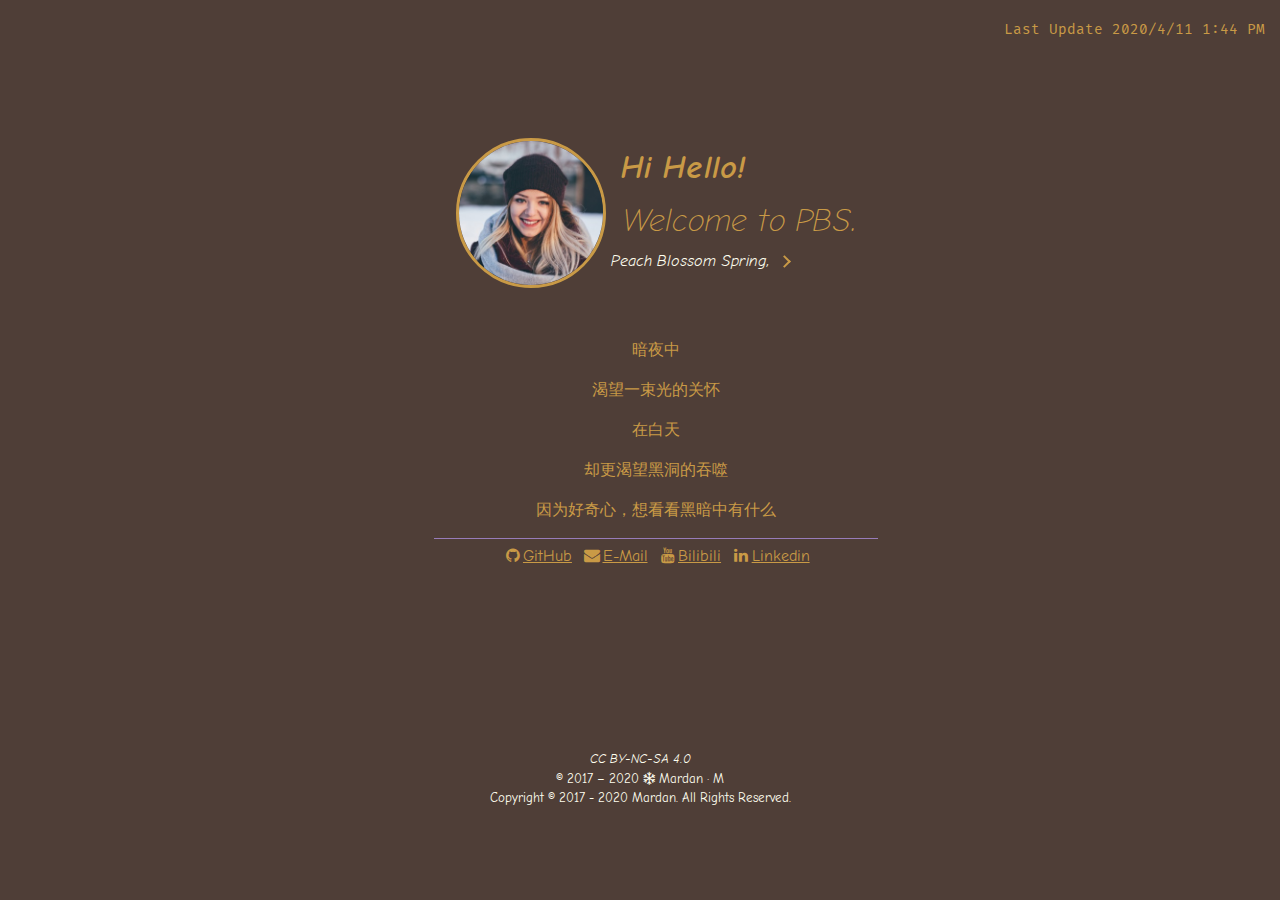
<file: index.html>
<!DOCTYPE html>
<html lang="en">

<head>
    <meta charset="UTF-8" />
    <meta name="viewport" content="width=device-width, initial-scale=1.0" />
    <title>Welcome to PBS</title>
    <meta name="description" content="this is personal blog.">

    <link rel="icon" type="image/png" sizes="32x32" href="/images/favicon-32x32.png" />
    <link rel="icon" type="image/png" sizes="16x16" href="/images/favicon-16x16.png" />

    <link rel="stylesheet" href="/lib/fonts/font-awesome-4.7.0/css/font-awesome.min.css" />
    <link rel="stylesheet" href="/lib/fonts/FiraCode_3.1/fira_code.css" />
    <link rel="stylesheet" href="/lib/fonts/comic-neue-2.5/WebFonts/font.css" />

    <script type="text/javascript" src="/js/clicklove.js"></script>

    <link rel=preconnect href=https://fonts.gstatic.com crossorigin>

    <style>
        html,
        body {
            color: #c99a46;
            font-family: Cambria, Cochin, Georgia, Times, 'Times New Roman', serif;
        }

        html {
            font-size: 16px;
            background-color: rgb(79, 62, 55);
        }

        body {
            font-family: "Comic Neue", sans-serif;
            justify-content: center;
            box-sizing: border-box;
        }

        .update {
            flex: 1;
            top: 5px;
            right: 15px;
            position: absolute;
            font-family: "Fira Code";
            font-size: 14px;
        }

        main {
            justify-content: center;
            width: 100%;
            margin: 0 auto;
            padding: 5em 1em 10em;

        }

        header {
            display: flex;
            margin: 50px 0;
            justify-content: center;
        }

        .portrait {
            border-radius: 50%;
            border: 3px solid #c99a46;
            width: 9rem;
            height: 9rem;
        }

        .h1 {

            font-size: 2rem;
            font-weight: 900;
            font-style: italic;
            margin-top: 5px;
            margin-bottom: 5px;
            margin-left: 15px;
        }

        .h2 {
            margin: 20px, 0;
            font-size: 2rem;
            font-weight: lighter;
            font-style: italic;
            margin-top: 0px;
            margin-bottom: 5px;
            margin-left: 15px;
        }

        .portal {
            font-style: italic;
            text-decoration: none;
            color: ivory;
            width: 9rem;
            height: 2rem;
            margin-top: 5px;
            margin-bottom: 5px;
            margin-left: 5px;
        }

        .poetry {
            font-family: 'glyph-correction', 'STFangsong', 'Noto Serif SC', serif;
            font-style: normal;
            font-weight: 300;
        }

        .poetry>p {
            text-align: center;
            flex: 1;
        }

        hr {
            FILTER: progid:DXImageTransform.Microsoft.Glow(color=#987cb9, strength=10);
        }

        .links {
            display: flex;
            line-height: 1em;
            justify-content: center;
        }

        .links>span>a {
            color: #c99a46;
            margin-left: 5px;
            margin-right: 5px;
        }

        footer {
            color: ivory;
            width: 100%;
            margin-top: 25px;
            bottom: 15px;
            text-align: center;
            font-size: 13px;
        }

        footer>div>a {
            font-style: italic;
            text-decoration: none;
            color: ivory;
        }

        *::selection {
            text-shadow: none;
            background: rgb(214, 181, 166);
        }
    </style>
</head>

<body>
    <p class="update">
        Last Update 2020/4/11 1:44 PM
    </p>
    <main>
        <header>
            <img class="portrait" src="/images/portrait.jpg" alt="Portrait" />
            <div>
                <p class="h1">
                    Hi Hello!
                </p>
                <p class="h2">
                    Welcome to PBS.
                </p>
                <a class="portal" href="/website/index.html">Peach Blossom Spring,&nbsp;&nbsp;<canvas
                        style="width: 7px;height: 7px;border-top: 2px solid #c99a46;border-right: 2px solid #c99a46;transform: rotate(45deg);">
                    </canvas></a>
            </div>
        </header>

        <div class="poetry">
            <p>暗夜中</p>
            <p>渴望一束光的关怀</p>
            <p>在白天</p>
            <p>却更渴望黑洞的吞噬</p>
            <p>因为好奇心，想看看黑暗中有什么</p>
        </div>
        <hr width="35%" color=#987cb9 size=1>
        <div class="links">

            <span class="links-of-author-item">
                <a href="https://github.com/ka1i" title="GitHub → https://github.com/ka1i" rel="noopener"
                    target="_blank"><i class="fa fa-fw fa-github"></i>GitHub</a>
            </span>
            <span class="links-of-author-item">
                <a href="/GuzalInspire@hotmail.com" title="E-Mail → GuzalInspire@hotmail.com"><i
                        class="fa fa-fw fa-envelope"></i>E-Mail</a>
            </span>
            <span class="links-of-author-item">
                <a href="https://space.bilibili.com/225642652" title="Bilibili → https://space.bilibili.com/225642652"
                    rel="noopener" target="_blank"><i class="fa fa-fw fa-youtube"></i>Bilibili</a>
            </span>
            <span class="links-of-author-item">
                <a href="https://github.com/ka1i" title="Linkedin → https://github.com/ka1i" rel="noopener"
                    target="_blank"><i class="fa fa-fw fa-linkedin"></i>Linkedin</a>
            </span>
        </div>
    </main>
    <footer>
        <div class="footer-inner">
            <a href="https://creativecommons.org/licenses/by-nc-sa/4.0/deed.zh" target="_blank" rel="noopener">CC
                BY-NC-SA 4.0</a>
            <div class="copyright">
                © 2017 – <span itemprop="copyrightYear">2020</span>
                <span class="with-love" id="animate">
                    <i class="fa fa-snowflake-o"></i>
                </span>
                <span class="author" itemprop="copyrightHolder">Mardan · M</span>
            </div>
            <div class="footer-custom">
                Copyright © 2017 - 2020 Mardan. All Rights Reserved.
            </div>
        </div>
    </footer>
</body>

</html>
</file>
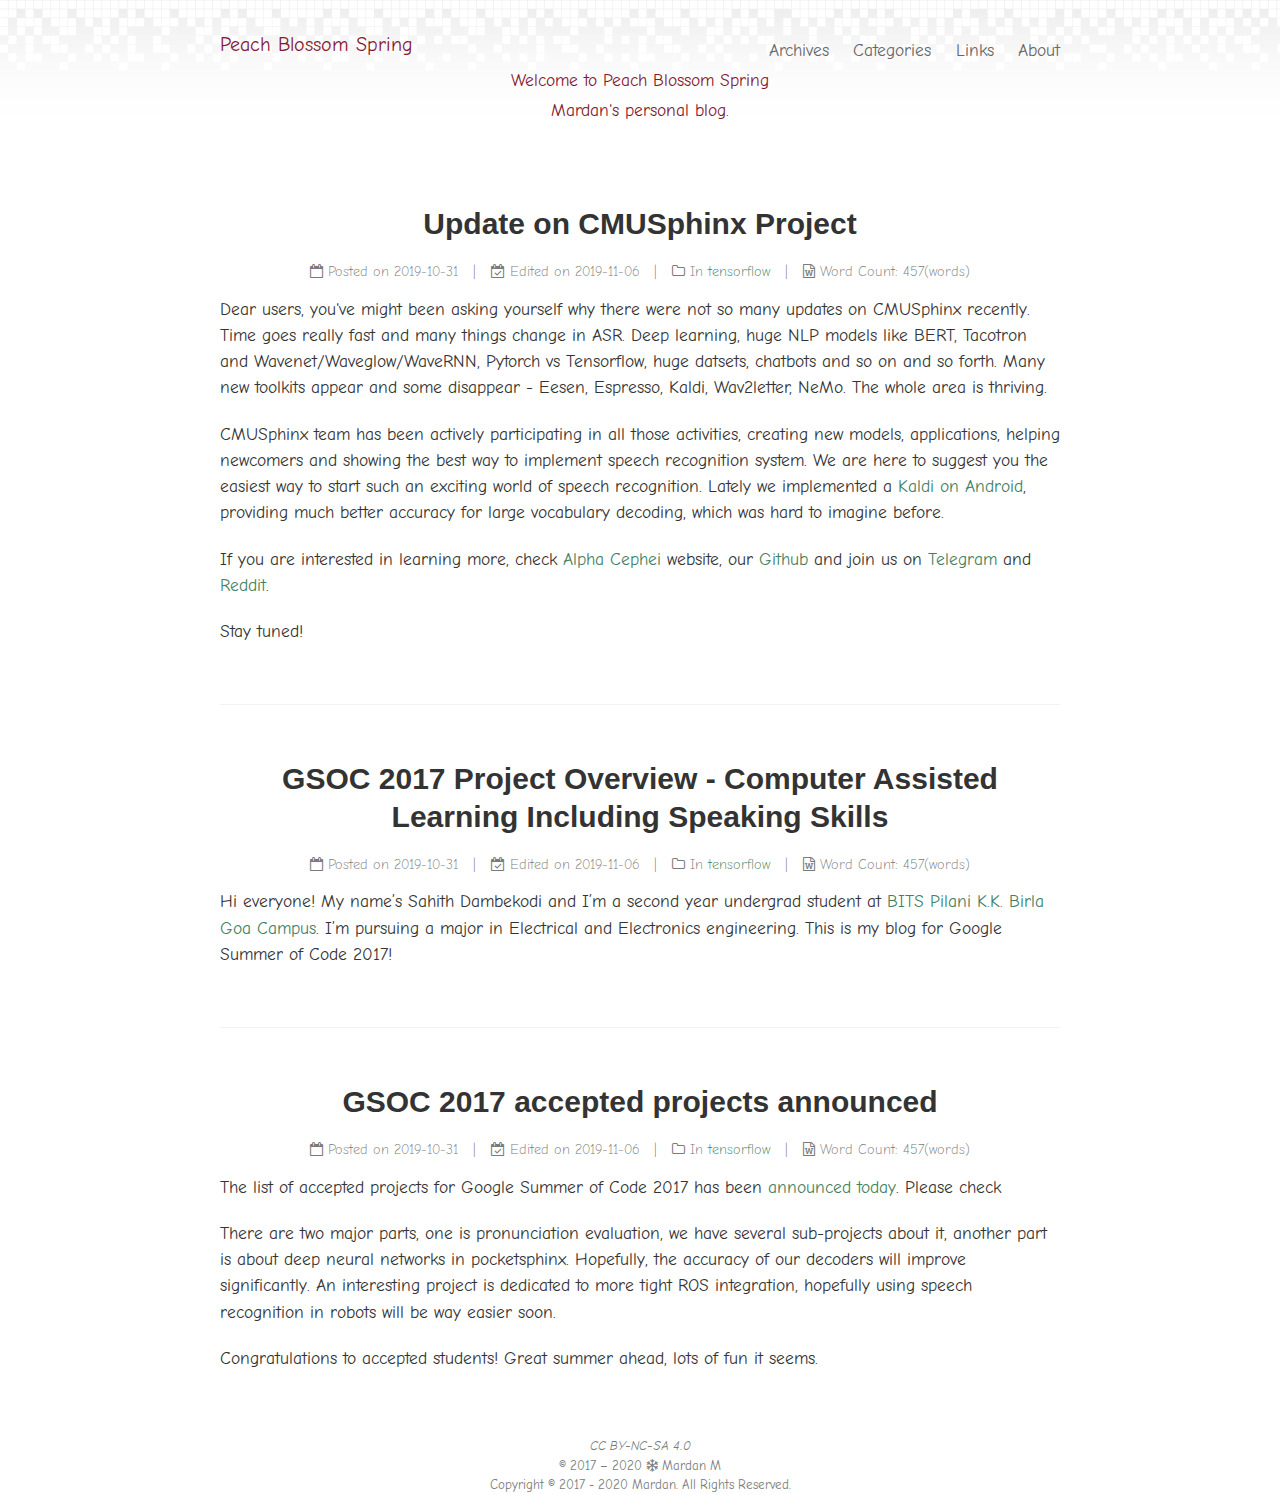
<file: website/index.html>
<!DOCTYPE html>
<html lang="en">

<head>
    <meta charset="UTF-8" />
    <meta name="viewport" content="width=device-width, initial-scale=1.0" />
    <title>Welcome to PBS</title>
    <meta name="description" content="this is personal blog." />
    <link rel="icon" type="image/png" sizes="32x32" href="/images/favicon-32x32.png" />
    <link rel="icon" type="image/png" sizes="16x16" href="/images/favicon-16x16.png" />

    <link rel="stylesheet" href="/css/style.css" />
    <link rel="stylesheet" href="/lib/fonts/font-awesome-4.7.0/css/font-awesome.min.css" />
    <link rel="stylesheet" href="/lib/fonts/FiraCode_3.1/fira_code.css" />
    <link rel="stylesheet" href="/lib/fonts/comic-neue-2.5/WebFonts/font.css" />

    <script type="text/javascript" src="/js/clicklove.js"></script>

</head>

<body class="site">
    <div class="site-wrap">
        <header class="site-header px2 px-responsive">
            <div class="mt2 wrap">
                <div class="measure">
                    <a href="/" class="site-title">Peach Blossom Spring</a>
                    <nav class="site-nav">
                        <a href="/Archives">Archives</a>
                        <a href="/Categories">Categories</a>
                        <a href="/Links">Links</a>
                        <a href="/About">About</a>
                    </nav>
                    <div class="clearfix"></div>
                </div>
                <div style="text-align: center;">
                    <a href="/website">Welcome to Peach Blossom Spring<br />Mardan's personal blog.</a>
                </div>
            </div>
        </header>

        <div class="post p2 p-responsive wrap" role="main">
            <div class="measure">
                <div class="home">
                    <div class="posts">
                        <div class="post py3">

                            <a href="/2019/10/update/" class="post-link">
                                <h3 class="h1 post-title">Update on CMUSphinx Project</h3>
                            </a>
                            <div class="post-meta">
                                <span class="post-time">
                                    <span class="post-meta-item-icon">
                                        <i class="fa fa-calendar-o"></i>
                                    </span>

                                    <span class="post-meta-item-text">Posted on</span>

                                    <time title="Created: 2019-10-31 21:22:36" itemprop="dateCreated datePublished"
                                        datetime="2019-10-31T21:22:36+08:00">2019-10-31</time>

                                    <span class="post-meta-divider">&nbsp; | &nbsp;</span>

                                    <span class="post-meta-item-icon">
                                        <i class="fa fa-calendar-check-o"></i>
                                    </span>

                                    <span class="post-meta-item-text">Edited on</span>

                                    <time title="Modified: 2019-11-06 15:35:33" itemprop="dateModified"
                                        datetime="2019-11-06T15:35:33+08:00">2019-11-06</time>
                                </span>

                                <span class="post-category">
                                    <span class="post-meta-divider">&nbsp; | &nbsp;</span>

                                    <span class="post-meta-item-icon">
                                        <i class="fa fa-folder-o"></i>
                                    </span>

                                    <span class="post-meta-item-text">In</span>

                                    <span itemprop="about" itemscope="" itemtype="http://schema.org/Thing"><a
                                            href="/categories/tensorflow/" itemprop="url" rel="index"><span
                                                itemprop="name">tensorflow</span></a></span>
                                </span>

                                <span class="post-time">
                                    &nbsp; | &nbsp;
                                    <span class="post-meta-item-icon">
                                        <i class="fa fa-file-word-o"></i>
                                    </span>
                                    <span class="post-meta-item-text">Word Count:</span>
                                    <span class="post-count">457(words)</span>
                                </span>
                            </div>
                            <article class="post-summary" style="margin-top: 10px;">
                                <p>
                                    Dear users, you've might been asking yourself why there were
                                    not so many updates on CMUSphinx recently. Time goes really
                                    fast and many things change in ASR. Deep learning, huge NLP
                                    models like BERT, Tacotron and Wavenet/Waveglow/WaveRNN,
                                    Pytorch vs Tensorflow, huge datsets, chatbots and so on and
                                    so forth. Many new toolkits appear and some disappear -
                                    Eesen, Espresso, Kaldi, Wav2letter, NeMo. The whole area is
                                    thriving.
                                </p>

                                <p>
                                    CMUSphinx team has been actively participating in all those
                                    activities, creating new models, applications, helping
                                    newcomers and showing the best way to implement speech
                                    recognition system. We are here to suggest you the easiest
                                    way to start such an exciting world of speech recognition.
                                    Lately we implemented a
                                    <a href="https://github.com/alphacep/kaldi-android-demo">Kaldi on Android</a>,
                                    providing much better accuracy for large vocabulary
                                    decoding, which was hard to imagine before.
                                </p>
                                <p></p>
                                <p>
                                    If you are interested in learning more, check
                                    <a href="https://alphacephei.com">Alpha Cephei</a> website,
                                    our <a href="https://github.com/alphacep">Github</a> and
                                    join us on
                                    <a href="https://t.me/speech_recognition">Telegram</a> and
                                    <a href="https://www.reddit.com/r/speechtech/">Reddit</a>.
                                </p>

                                <p>Stay tuned!</p>
                                </span>
                        </div>

                        <div class="post py3">
                            <a href="/2017/06/call-sahith-blog-week-1/" class="post-link">
                                <h3 class="h1 post-title">
                                    GSOC 2017 Project Overview - Computer Assisted Learning
                                    Including Speaking Skills
                                </h3>
                            </a>
                            <div class="post-meta">
                                <span class="post-time">
                                    <span class="post-meta-item-icon">
                                        <i class="fa fa-calendar-o"></i>
                                    </span>

                                    <span class="post-meta-item-text">Posted on</span>

                                    <time title="Created: 2019-10-31 21:22:36" itemprop="dateCreated datePublished"
                                        datetime="2019-10-31T21:22:36+08:00">2019-10-31</time>

                                    <span class="post-meta-divider">&nbsp; | &nbsp;</span>

                                    <span class="post-meta-item-icon">
                                        <i class="fa fa-calendar-check-o"></i>
                                    </span>

                                    <span class="post-meta-item-text">Edited on</span>

                                    <time title="Modified: 2019-11-06 15:35:33" itemprop="dateModified"
                                        datetime="2019-11-06T15:35:33+08:00">2019-11-06</time>
                                </span>

                                <span class="post-category">
                                    <span class="post-meta-divider">&nbsp; | &nbsp;</span>

                                    <span class="post-meta-item-icon">
                                        <i class="fa fa-folder-o"></i>
                                    </span>

                                    <span class="post-meta-item-text">In</span>

                                    <span itemprop="about" itemscope="" itemtype="http://schema.org/Thing"><a
                                            href="/categories/tensorflow/" itemprop="url" rel="index"><span
                                                itemprop="name">tensorflow</span></a></span>
                                </span>

                                <span class="post-time">
                                    &nbsp; | &nbsp;
                                    <span class="post-meta-item-icon">
                                        <i class="fa fa-file-word-o"></i>
                                    </span>
                                    <span class="post-meta-item-text">Word Count:</span>
                                    <span class="post-count">457(words)</span>
                                </span>
                            </div>
                            <article class="post-summary" style="margin-top: 10px;">
                                <p>
                                    Hi everyone! My name’s Sahith Dambekodi and I’m a second
                                    year undergrad student at
                                    <a href="http://www.bits-pilani.ac.in/Goa/">BITS Pilani K.K. Birla Goa Campus</a>.
                                    I’m pursuing a major in Electrical and Electronics
                                    engineering. This is my blog for Google Summer of Code 2017!
                                </p>
                                </span>
                        </div>

                        <div class="post py3">
                            <a href="/2017/05/gsoc-2017-accepted-projects-announced/" class="post-link">
                                <h3 class="h1 post-title">
                                    GSOC 2017 accepted projects announced
                                </h3>
                            </a>
                            <div class="post-meta">
                                <span class="post-time">
                                    <span class="post-meta-item-icon">
                                        <i class="fa fa-calendar-o"></i>
                                    </span>

                                    <span class="post-meta-item-text">Posted on</span>

                                    <time title="Created: 2019-10-31 21:22:36" itemprop="dateCreated datePublished"
                                        datetime="2019-10-31T21:22:36+08:00">2019-10-31</time>

                                    <span class="post-meta-divider">&nbsp; | &nbsp;</span>

                                    <span class="post-meta-item-icon">
                                        <i class="fa fa-calendar-check-o"></i>
                                    </span>

                                    <span class="post-meta-item-text">Edited on</span>

                                    <time title="Modified: 2019-11-06 15:35:33" itemprop="dateModified"
                                        datetime="2019-11-06T15:35:33+08:00">2019-11-06</time>
                                </span>

                                <span class="post-category">
                                    <span class="post-meta-divider">&nbsp; | &nbsp;</span>

                                    <span class="post-meta-item-icon">
                                        <i class="fa fa-folder-o"></i>
                                    </span>

                                    <span class="post-meta-item-text">In</span>

                                    <span itemprop="about" itemscope="" itemtype="http://schema.org/Thing"><a
                                            href="/categories/tensorflow/" itemprop="url" rel="index"><span
                                                itemprop="name">tensorflow</span></a></span>
                                </span>

                                <span class="post-time">
                                    &nbsp; | &nbsp;
                                    <span class="post-meta-item-icon">
                                        <i class="fa fa-file-word-o"></i>
                                    </span>
                                    <span class="post-meta-item-text">Word Count:</span>
                                    <span class="post-count">457(words)</span>
                                </span>
                            </div>
                            <article class="post-summary" style="margin-top: 10px;">
                                <p>
                                    The list of accepted projects for Google Summer of Code 2017
                                    has been<a
                                        href="https://summerofcode.withgoogle.com/organizations/6234667528224768/">
                                        announced today</a>. Please check
                                </p>
                                <p>
                                    There are two major parts, one is pronunciation evaluation,
                                    we have several sub-projects about it, another part is about
                                    deep neural networks in pocketsphinx. Hopefully, the
                                    accuracy of our decoders will improve significantly. An
                                    interesting project is dedicated to more tight ROS
                                    integration, hopefully using speech recognition in robots
                                    will be way easier soon.
                                </p>
                                <p>
                                    Congratulations to accepted students! Great summer ahead,
                                    lots of fun it seems.
                                </p>
                                </span>
                        </div>
                    </div>
                </div>
            </div>
        </div>
    </div>

    <footer>
        <div class="footer-inner">
            <a href="https://creativecommons.org/licenses/by-nc-sa/4.0/deed.zh" target="_blank" rel="noopener">CC
                BY-NC-SA 4.0</a>
            <div class="copyright">
                © 2017 – <span itemprop="copyrightYear">2020</span>
                <span class="with-love" id="animate">
                    <i class="fa fa-snowflake-o"></i>
                </span>
                <span class="author" itemprop="copyrightHolder">Mardan M</span>
            </div>
            <div class="footer-custom">
                Copyright © 2017 - 2020 Mardan. All Rights Reserved.
            </div>
        </div>
    </footer>
</body>

</html>
</file>
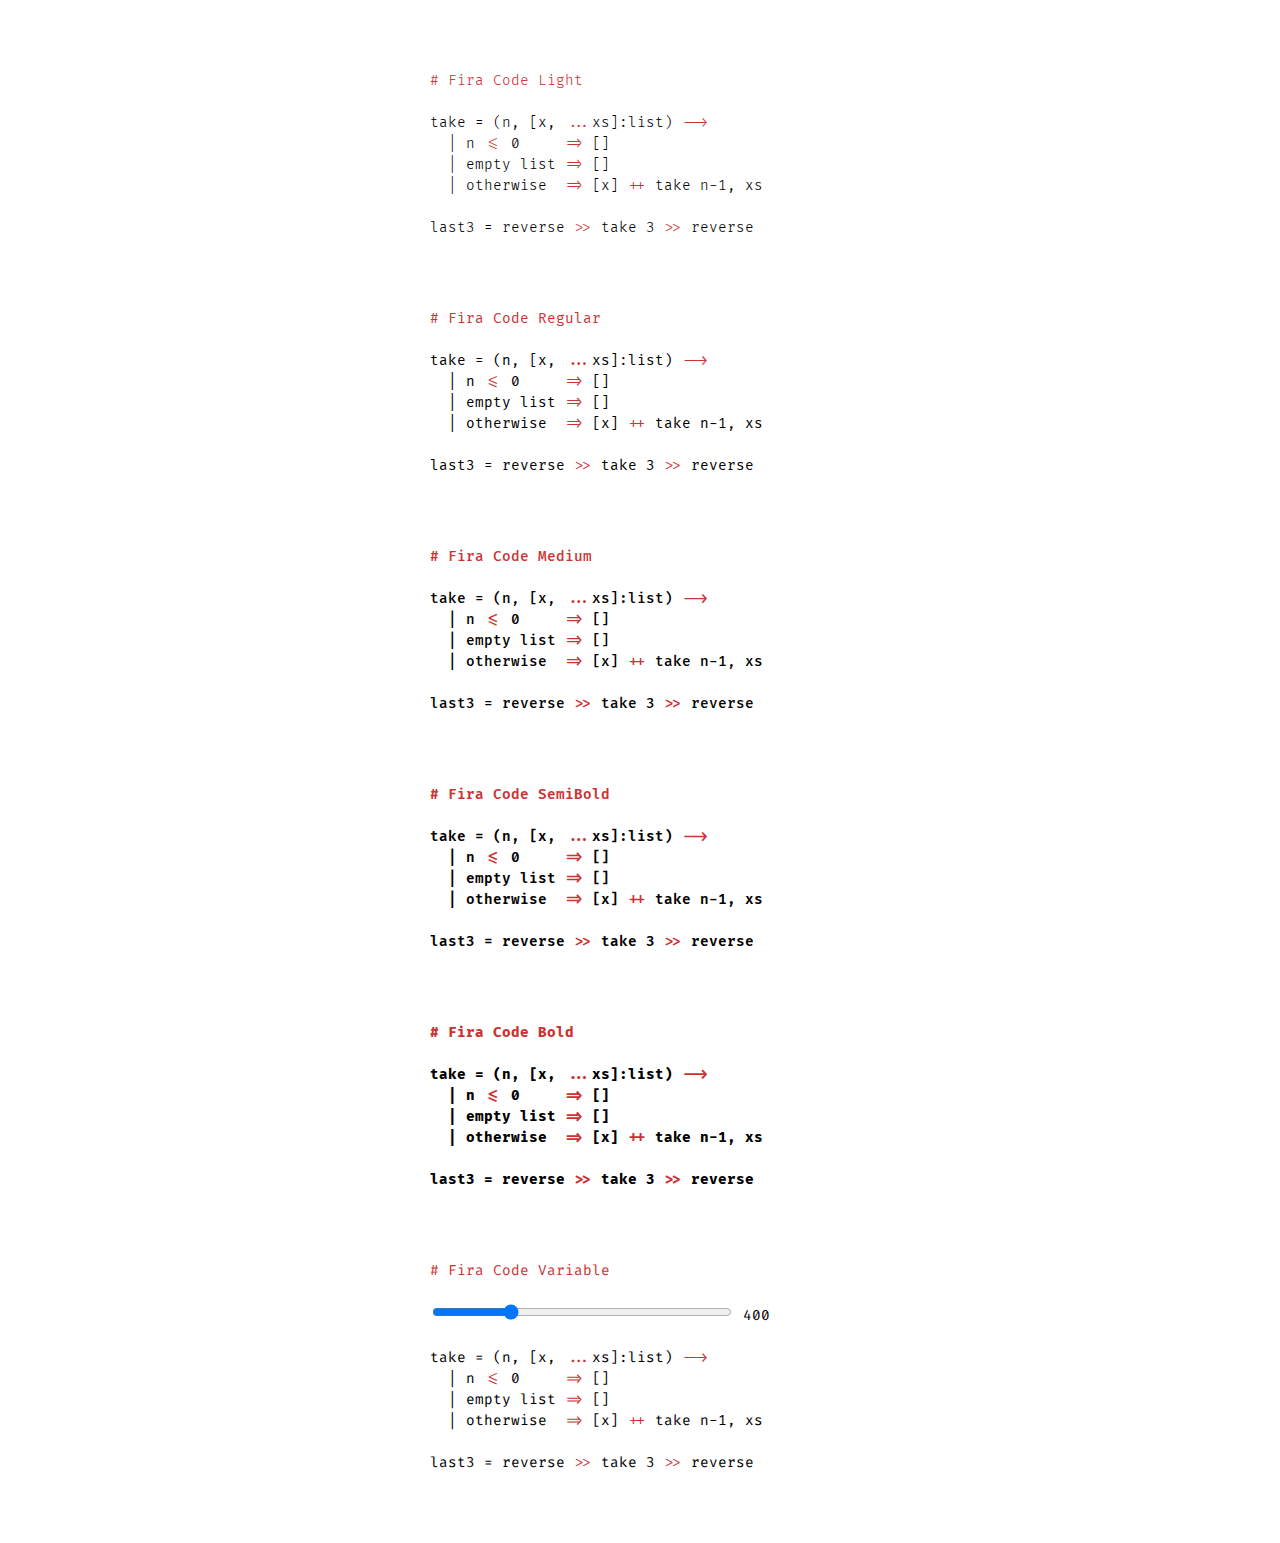
<file: lib/fonts/FiraCode_3.1/specimen.html>
<!DOCTYPE html>
<html>
<head>
  <meta charset="UTF-8">
  <meta name="viewport" content="width=device-width,initial-scale=1.0">
  <title>Fira Code Specimen</title>

  <link rel="stylesheet" href="fira_code.css">
  <style>
    body { font: 14px/1.5em "Fira Code"; }
    .code {
      font-feature-settings: "calt" 1;  /* Enable ligatures for IE 10+, Edge */
      text-rendering: optimizeLegibility; /* Force ligatures for Webkit, Blink, Gecko */
      width: 30em;
      margin: 5em auto;
      white-space: pre-wrap;
      word-break: break-all;
    }
    .light { font-weight: 300; }
    .regular { font-weight: 400; }
    .medium { font-weight: 500; }
    .semibold { font-weight: 600; }
    .bold { font-weight: 700; }
    .variable { font-family: 'Fira Code VF'; font-variation-settings: 'wght' 400; }
    i { font-style: normal; color: #c33; }
    b { font-weight: inherit; color: #c33; }
  </style>
  <script type="text/javascript">
    function onWeightChange(weight) {
      // code_variable.style['font-weight'] = weight;
      code_variable.style['font-variation-settings'] = "'wght' " + weight;
      span_wght.innerText = weight;
    }
  </script>
<body>

<div class="code light"><b># Fira Code Light</b>

take = (n, [x, <i>...</i>xs]:list) <i>--></i>
  | n <i><=</i> 0     <i>=></i> []
  | empty list <i>=></i> []
  | otherwise  <i>=></i> [x] <i>++</i> take n-1, xs

last3 = reverse <i>>></i> take 3 <i>>></i> reverse</div>


<div class="code regular"><b># Fira Code Regular</b>

take = (n, [x, <i>...</i>xs]:list) <i>--></i>
  | n <i><=</i> 0     <i>=></i> []
  | empty list <i>=></i> []
  | otherwise  <i>=></i> [x] <i>++</i> take n-1, xs

last3 = reverse <i>>></i> take 3 <i>>></i> reverse</div>


<div class="code medium"><b># Fira Code Medium</b>

take = (n, [x, <i>...</i>xs]:list) <i>--></i>
  | n <i><=</i> 0     <i>=></i> []
  | empty list <i>=></i> []
  | otherwise  <i>=></i> [x] <i>++</i> take n-1, xs

last3 = reverse <i>>></i> take 3 <i>>></i> reverse</div>


<div class="code semibold"><b># Fira Code SemiBold</b>

take = (n, [x, <i>...</i>xs]:list) <i>--></i>
  | n <i><=</i> 0     <i>=></i> []
  | empty list <i>=></i> []
  | otherwise  <i>=></i> [x] <i>++</i> take n-1, xs

last3 = reverse <i>>></i> take 3 <i>>></i> reverse</div>


<div class="code bold"><b># Fira Code Bold</b>

take = (n, [x, <i>...</i>xs]:list) <i>--></i>
  | n <i><=</i> 0     <i>=></i> []
  | empty list <i>=></i> []
  | otherwise  <i>=></i> [x] <i>++</i> take n-1, xs

last3 = reverse <i>>></i> take 3 <i>>></i> reverse</div>

<div id="code_variable" class="code variable"><b># Fira Code Variable</b>

<input type="range" min="300" max="700" value="400" step="10" style="width: 300px;" oninput="onWeightChange(this.value)" onchange="onWeightChange(this.value)"> <span id="span_wght">400</span>

take = (n, [x, <i>...</i>xs]:list) <i>--></i>
  | n <i><=</i> 0     <i>=></i> []
  | empty list <i>=></i> []
  | otherwise  <i>=></i> [x] <i>++</i> take n-1, xs

last3 = reverse <i>>></i> take 3 <i>>></i> reverse</div>
</file>
<file: lib/fonts/FiraCode_3.1/fira_code.css>
@font-face {
  font-family: 'Fira Code';
  src: url('woff2/FiraCode-Light.woff2') format('woff2'),
    url("woff/FiraCode-Light.woff") format("woff");
  font-weight: 300;
  font-style: normal;
}

@font-face {
  font-family: 'Fira Code';
  src: url('woff2/FiraCode-Regular.woff2') format('woff2'),
    url("woff/FiraCode-Regular.woff") format("woff");
  font-weight: 400;
  font-style: normal;
}

@font-face {
  font-family: 'Fira Code';
  src: url('woff2/FiraCode-Medium.woff2') format('woff2'),
    url("woff/FiraCode-Medium.woff") format("woff");
  font-weight: 500;
  font-style: normal;
}

@font-face {
  font-family: 'Fira Code';
  src: url('woff2/FiraCode-SemiBold.woff2') format('woff2'),
    url("woff/FiraCode-SemiBold.woff") format("woff");
  font-weight: 600;
  font-style: normal;
}

@font-face {
  font-family: 'Fira Code';
  src: url('woff2/FiraCode-Bold.woff2') format('woff2'),
    url("woff/FiraCode-Bold.woff") format("woff");
  font-weight: 700;
  font-style: normal;
}

@font-face {
  font-family: 'Fira Code VF';
  src: url('woff2/FiraCode-VF.woff2') format('woff2-variations'),
       url('woff/FiraCode-VF.woff') format('woff-variations');
  /* font-weight requires a range: https://developer.mozilla.org/en-US/docs/Web/CSS/CSS_Fonts/Variable_Fonts_Guide#Using_a_variable_font_font-face_changes */
  font-weight: 300 700;
  font-style: normal;
}
</file>
<file: lib/fonts/comic-neue-2.5/WebFonts/font.css>
/* ==========================================================================
   IMPLEMENTATION
   ========================================================================== */

body {
    font-family: 'Comic Neue', sans-serif;
    font-weight: 400;
    font-size: 1em;
    line-height: 1.5;
    /* Enable a font's kerning: http://stackoverflow.com/questions/15160897/font-feature-settings-what-is-the-correct-syntax */
    font-feature-settings: "kern";
    -moz-font-feature-settings: "kern";
    -webkit-font-feature-settings: "kern";
}


/* 

 	font-weight: 100; Comic Neue Light
 	font-weight: 300; Comic Neue Regular 
 	font-weight: 700; Comic Neue Bold
	font-style: oblique; for the oblique equivalents.

  Change 'Comic Neue' to 'Comic Neue Angular' for the Angular variants
  For example Comic Neue Angular Bold Oblique would be:

 	body {
		font-family: 'Comic Neue Angular', sans-serif;
		font-style: oblique;
		font-weight: 700;
    font-size: 1em;
    line-height: 1.5;
 	}
	or in shorthand: body { font: oblique 700 1em/1.5 'Comic Neue Angular', sans-serif; }

*/

/* ==========================================================================
   FONT STACK
   ========================================================================== */

/*	@font-face format credit to Chris Coyier http://css-tricks.com/snippets/css/using-font-face/ */
/*	And John, Kevin & Sven Read http://www.newnet-soft.com/blog/csstypography */
/*	An old but still great article on @font-face performance http://www.stevesouders.com/blog/2009/10/13/font-face-and-performance/ */

@font-face {
  font-family: 'Comic Neue';
  src: url('../fonts/ComicNeue-Light.eot');
  src: url('../fonts/ComicNeue-Light.eot?#iefix') format('embedded-opentype'),
       url('../fonts/ComicNeue-Light.woff2') format('woff2'),
       url('../fonts/ComicNeue-Light.woff') format('woff'),
       url('../fonts/ComicNeue-Light.ttf')  format('truetype');
  font-weight: 300;
}

@font-face {
  font-family: 'Comic Neue';
  src: url('../fonts/ComicNeue-Light-Oblique.eot');
  src: url('../fonts/ComicNeue-Light-Oblique.eot?#iefix') format('embedded-opentype'),
       url('../fonts/ComicNeue-Light-Oblique.woff2') format('woff2'),
       url('../fonts/ComicNeue-Light-Oblique.woff') format('woff'),
       url('../fonts/ComicNeue-Light-Oblique.ttf')  format('truetype');
  font-weight: 300;
  font-style: oblique;
}

@font-face {
  font-family: 'Comic Neue';
  src: url('../fonts/ComicNeue-Regular.eot');
  src: url('../fonts/ComicNeue-Regular.eot?#iefix') format('embedded-opentype'),
       url('../fonts/ComicNeue-Regular.woff2') format('woff2'),
       url('../fonts/ComicNeue-Regular.woff') format('woff'),
       url('../fonts/ComicNeue-Regular.ttf')  format('truetype');
  font-weight: 400;
}

@font-face {
  font-family: 'Comic Neue';
  src: url('../fonts/ComicNeue-Regular-Oblique.eot');
  src: url('../fonts/ComicNeue-Regular-Oblique.eot?#iefix') format('embedded-opentype'),
       url('../fonts/ComicNeue-Regular-Oblique.woff2') format('woff2'),
       url('../fonts/ComicNeue-Regular-Oblique.woff') format('woff'),
       url('../fonts/ComicNeue-Regular-Oblique.ttf')  format('truetype');
  font-weight: 400;
  font-style: oblique;
}

@font-face {
  font-family: 'Comic Neue';
  src: url('../fonts/ComicNeue-Bold.eot');
  src: url('../fonts/ComicNeue-Bold.eot?#iefix') format('embedded-opentype'),
       url('../fonts/ComicNeue-Bold.woff2') format('woff2'),
       url('../fonts/ComicNeue-Bold.woff') format('woff'),
       url('../fonts/ComicNeue-Bold.ttf')  format('truetype');
  font-weight: 700;
}

@font-face {
  font-family: 'Comic Neue';
  src: url('../fonts/ComicNeue-Bold-Oblique.eot');
  src: url('../fonts/ComicNeue-Bold-Oblique.eot?#iefix') format('embedded-opentype'),
       url('../fonts/ComicNeue-Bold-Oblique.woff2') format('woff2'),
       url('../fonts/ComicNeue-Bold-Oblique.woff') format('woff'),
       url('../fonts/ComicNeue-Bold-Oblique.ttf')  format('truetype');
  font-weight: 700;
  font-style: oblique;
}

@font-face {
  font-family: 'Comic Neue Angular';
  src: url('../fonts/ComicNeue-Angular-Light.eot');
  src: url('../fonts/ComicNeue-Angular-Light.eot?#iefix') format('embedded-opentype'),
       url('../fonts/ComicNeue-Angular-Light.woff2') format('woff2'),
       url('../fonts/ComicNeue-Angular-Light.woff') format('woff'),
       url('../fonts/ComicNeue-Angular-Light.ttf')  format('truetype');
  font-weight: 300;
}

@font-face {
  font-family: 'Comic Neue Angular';
  src: url('../fonts/ComicNeue-Angular-Light-Oblique.eot');
  src: url('../fonts/ComicNeue-Angular-Light-Oblique.eot?#iefix') format('embedded-opentype'),
       url('../fonts/ComicNeue-Angular-Light-Oblique.woff2') format('woff2'),
       url('../fonts/ComicNeue-Angular-Light-Oblique.woff') format('woff'),
       url('../fonts/ComicNeue-Angular-Light-Oblique.ttf')  format('truetype');
  font-weight: 300;
  font-style: oblique;
}

@font-face {
  font-family: 'Comic Neue Angular';
  src: url('../fonts/ComicNeue-Angular-Regular.eot');
  src: url('../fonts/ComicNeue-Angular-Regular.eot?#iefix') format('embedded-opentype'),
       url('../fonts/ComicNeue-Angular-Regular.woff2') format('woff2'),
       url('../fonts/ComicNeue-Angular-Regular.woff') format('woff'),
       url('../fonts/ComicNeue-Angular-Regular.ttf')  format('truetype');
  font-weight: 400;
}

@font-face {
  font-family: 'Comic Neue Angular';
  src: url('../fonts/ComicNeue-Angular-Regular-Oblique.eot');
  src: url('../fonts/ComicNeue-Angular-Regular-Oblique.eot?#iefix') format('embedded-opentype'),
       url('../fonts/ComicNeue-Angular-Regular-Oblique.woff2') format('woff2'),
       url('../fonts/ComicNeue-Angular-Regular-Oblique.woff') format('woff'),
       url('../fonts/ComicNeue-Angular-Regular-Oblique.ttf')  format('truetype');
  font-weight: 400;
  font-style: oblique;
}

@font-face {
  font-family: 'Comic Neue Angular';
  src: url('../fonts/ComicNeue-Angular-Bold.eot');
  src: url('../fonts/ComicNeue-Angular-Bold.eot?#iefix') format('embedded-opentype'),
       url('../fonts/ComicNeue-Angular-Bold.woff2') format('woff2'),
       url('../fonts/ComicNeue-Angular-Bold.woff') format('woff'),
       url('../fonts/ComicNeue-Angular-Bold.ttf')  format('truetype');
  font-weight: 700;
}

@font-face {
  font-family: 'Comic Neue Angular';
  src: url('../fonts/ComicNeue-Angular-Bold-Oblique.eot');
  src: url('../fonts/ComicNeue-Angular-Bold-Oblique.eot?#iefix') format('embedded-opentype'),
       url('../fonts/ComicNeue-Angular-Bold-Oblique.woff2') format('woff2'),
       url('../fonts/ComicNeue-Angular-Bold-Oblique.woff') format('woff'),
       url('../fonts/ComicNeue-Angular-Bold-Oblique.ttf')  format('truetype');
  font-weight: 700;
  font-style: oblique;
}
</file>
<file: css/style.css>
/*!
* Pixyll - A simple, beautiful Jekyll theme that's mobile first.
* @author John Otander <johnotander@gmail.com> (http://johnotander.com/)
* @link https://github.com/johnotander/pixyll
* @license MIT
*/ /*!

  BASSCSS

  Next-level CSS toolkit - basscss.com

  Made with love by Jxnblk - ©2014 Brent Jackson
  MIT License http://opensource.org/licenses/MIT

*/

::-moz-focus-inner {
  border: 0;
  padding: 0;
}
.button:hover {
  text-decoration: none;
}
input,
select,
textarea,
fieldset {
  font-size: 1rem;
  margin-top: 0;
  margin-bottom: 0.5rem;
}
input[type='text'],
input[type='datetime'],
input[type='datetime-local'],
input[type='email'],
input[type='month'],
input[type='number'],
input[type='password'],
input[type='search'],
input[type='tel'],
input[type='time'],
input[type='url'],
input[type='week'] {
  box-sizing: border-box;
  height: 2.25rem;
  padding: 0.5rem 0.5rem;
  vertical-align: middle;
  -webkit-appearance: none;
}
select {
  box-sizing: border-box;
  line-height: 1.75;
  padding: 0.5rem 0.5rem;
}
select:not([multiple]) {
  height: 2.25rem;
  vertical-align: middle;
}
textarea {
  box-sizing: border-box;
  line-height: 1.75;
  padding: 0.5rem 0.5rem;
}
.fieldset-reset {
  padding: 0;
  margin-left: 0;
  margin-right: 0;
  border: 0;
}
.fieldset-reset legend {
  padding: 0;
}
body,
button {
  margin: 0;
}
button,
input,
select,
textarea {
  font-family: inherit;
  font-size: 100%;
}
img {
  max-width: 100%;
}
svg {
  max-height: 100%;
}
body {
  font-family: 'Merriweather', 'PT Serif', Georgia, 'Times New Roman', serif;
  line-height: 1.5;
  font-size: 100%;
}
h1,
h2,
h3,
h4,
h5,
h6 {
  font-family: 'Lato', 'Helvetica Neue', Helvetica, sans-serif;
  font-weight: 900;
  line-height: 1.25;
  margin-top: 1em;
  margin-bottom: 0.5em;
}
p,
dl,
ol,
ul {
  font-size: 0.875rem;
  margin-top: 0;
  margin-bottom: 1rem;
}
ol,
ul {
  padding-left: 2rem;
}
pre,
code,
samp {
  font-family: 'Source Code Pro', Consolas, monospace;
  font-size: 0.875rem;
}
pre {
  margin-top: 0;
  margin-bottom: 1rem;
  overflow-x: scroll;
}
hr {
  margin-top: 2rem;
  margin-bottom: 2rem;
}
blockquote {
  margin-top: 2rem;
  margin-bottom: 2rem;
  margin-left: 0;
  padding-left: 1rem;
  padding-right: 1rem;
}
blockquote,
blockquote p {
  font-size: 1rem;
  font-style: italic;
}
h1,
.h1 {
  font-size: 1.5rem;
}
h2,
.h2 {
  font-size: 1.25rem;
}
h3,
.h3 {
  font-size: 1rem;
}
h4,
.h4 {
  font-size: 0.875rem;
}
h5,
.h5 {
  font-size: 0.75rem;
}
h6,
.h6 {
  font-size: 0.5rem;
}
.list-reset {
  list-style: none;
  padding-left: 0;
}
.button-red {
  color: white;
  background-color: #f95020;
  border-radius: 3px;
  transition-duration: 0.1s;
  transition-timing-function: ease-out;
  transition-property: box-shadow, background-color;
}
.button-red:hover {
  opacity: 0.875;
}
.button-red:active,
.button-red.is-active {
  box-shadow: inset 0 0 0 32px rgba(0, 0, 0, 0.125),
    inset 0 2px 3px 0 rgba(0, 0, 0, 0.25);
}
.button-red:focus {
  outline: none;
  box-shadow: 0 0 0 2px rgba(255, 255, 255, 0.5),
    0 0 1px 4px rgba(249, 80, 32, 0.5);
}
.button-red:disabled,
.button-red.is-disabled {
  opacity: 0.5;
}
.highlight {
  -webkit-text-size-adjust: none;
}
.highlight .c,
.highlight .cs,
.highlight .cm,
.highlight .cp,
.highlight .c1 {
  color: #777;
  font-style: italic;
}
.highlight .k,
.highlight .kc,
.highlight .kd,
.highlight .kn,
.highlight .kr,
.highlight .kt,
.highlight .kp {
  color: #00369f;
}
.highlight .na,
.highlight .nb,
.highlight .nc,
.highlight .no,
.highlight .nd,
.highlight .ni,
.highlight .ne,
.highlight .nf,
.highlight .nl,
.highlight .nn,
.highlight .nx {
  color: #333;
}
.highlight .mi,
.highlight .il {
  color: #009f06;
}
.highlight .s,
.highlight .sb,
.highlight .sc,
.highlight .sd,
.highlight .s2,
.highlight .s3,
.highlight .sh,
.highlight .si,
.highlight .sx,
.highlight .sr,
.highlight .ss,
.highlight .s1 {
  color: #f95020;
}
.hljs-title,
.hljs-id,
.scss .hljs-preprocessor {
  color: #f95020;
  font-weight: bold;
}
.highlight .k {
  font-weight: normal;
}
.highlight .nc,
.highlight .no {
  color: #00369f;
}
.highlight .o {
  color: #00369f;
  font-weight: normal;
}
.highlight .nb {
  color: #009f06;
}
.highlight .sr {
  color: #009f06;
}
.highlight .ss {
  color: #f92080;
}
.hljs-built_in {
  color: #00369f;
}
.hljs-preprocessor,
.hljs-pragma,
.hljs-pi,
.hljs-doctype,
.hljs-shebang,
.hljs-cdata {
  color: #777;
  font-weight: bold;
}
.hljs-deletion {
  background: #fdd;
}
.hljs-addition {
  background: #dfd;
}
.diff .hljs-change {
  background: #00369f;
}
.hljs-chunk {
  color: #ccc;
}
body {
  color: #333;
  background-color: white;
}
a {
  color: #0076df;
  text-decoration: none;
}
a:hover {
  text-decoration: underline;
}
pre,
code {
  background-color: #eee;
  border-radius: 3px;
}
hr {
  border: 0;
  border-bottom-style: solid;
  border-bottom-width: 1px;
  border-bottom-color: #ccc;
}
.dark-gray {
  color: #333;
}
.white {
  color: white;
}
.blue {
  color: #0076df;
}
.mid-gray {
  color: #777;
}
.light-gray {
  color: #ccc;
}
.lighter-gray {
  color: #eee;
}
.red {
  color: #f95020;
}
.green {
  color: #00cf26;
}
.yellow {
  color: #efcc00;
}
.orange {
  color: #fc2;
}
.bg-dark-gray {
  background-color: #333;
}
.bg-white {
  background-color: white;
}
.bg-blue {
  background-color: #0076df;
}
.bg-mid-gray {
  background-color: #777;
}
.bg-light-gray {
  background-color: #ccc;
}
.bg-lighter-gray {
  background-color: #eee;
}
.bg-red {
  background-color: #f95020;
}
.bg-green {
  background-color: #00cf26;
}
.bg-yellow {
  background-color: #efcc00;
}
.bg-orange {
  background-color: #fc2;
}
.bg-darken-1 {
  background-color: rgba(0, 0, 0, 0.0625);
}
.bg-darken-2 {
  background-color: rgba(0, 0, 0, 0.125);
}
.bg-darken-3 {
  background-color: rgba(0, 0, 0, 0.25);
}
.bg-darken-4 {
  background-color: rgba(0, 0, 0, 0.5);
}
.h00 {
  font-size: 4rem;
}
.h0 {
  font-size: 3rem;
}
@media (min-width: 52em) {
  .h00-responsive {
    font-size: 8vw;
  }
  .h0-responsive {
    font-size: 6vw;
  }
  .h1-responsive {
    font-size: 4vw;
  }
}
@media (min-width: 96em) {
  .h00-responsive {
    font-size: 7.68rem;
  }
  .h0-responsive {
    font-size: 5.76rem;
  }
  .h1-responsive {
    font-size: 3.84rem;
  }
}
.bold {
  font-weight: bold;
}
.regular {
  font-weight: normal;
}
.italic,
.post-footer {
  font-style: italic;
}
.caps {
  text-transform: uppercase;
  letter-spacing: 0.2em;
}
.left-align {
  text-align: left;
}
.center {
  text-align: center;
}
.right-align {
  text-align: right;
}
.justify {
  text-align: justify;
}
.nowrap {
  white-space: nowrap;
}
.m0 {
  margin: 0;
}
.mt0 {
  margin-top: 0;
}
.mr0 {
  margin-right: 0;
}
.mb0 {
  margin-bottom: 0;
}
.ml0 {
  margin-left: 0;
}
.m1 {
  margin: 0.5rem;
}
.mt1 {
  margin-top: 0.5rem;
}
.mr1 {
  margin-right: 0.5rem;
}
.mb1 {
  margin-bottom: 0.5rem;
}
.ml1 {
  margin-left: 0.5rem;
}
.m2 {
  margin: 1rem;
}
.mt2 {
  margin-top: 1rem;
}
.mr2 {
  margin-right: 1rem;
}
.mb2 {
  margin-bottom: 1rem;
}
.ml2 {
  margin-left: 1rem;
}
.m3 {
  margin: 2rem;
}
.mt3 {
  margin-top: 2rem;
}
.mr3 {
  margin-right: 2rem;
}
.mb3 {
  margin-bottom: 2rem;
}
.ml3 {
  margin-left: 2rem;
}
.m4 {
  margin: 4rem;
}
.mt4 {
  margin-top: 4rem;
}
.mr4 {
  margin-right: 4rem;
}
.mb4 {
  margin-bottom: 4rem;
}
.ml4 {
  margin-left: 4rem;
}
.mxn1 {
  margin-left: -0.5rem;
  margin-right: -0.5rem;
}
.mxn2 {
  margin-left: -1rem;
  margin-right: -1rem;
}
.mxn3 {
  margin-left: -2rem;
  margin-right: -2rem;
}
.mxn4 {
  margin-left: -4rem;
  margin-right: -4rem;
}
.mx-auto {
  margin-left: auto;
  margin-right: auto;
}
.p1 {
  padding: 0.5rem;
}
.py1 {
  padding-top: 0.5rem;
  padding-bottom: 0.5rem;
}
.px1 {
  padding-left: 0.5rem;
  padding-right: 0.5rem;
}
.p2 {
  padding: 1rem;
}
.py2 {
  padding-top: 1rem;
  padding-bottom: 1rem;
}
.px2 {
  padding-left: 1rem;
  padding-right: 1rem;
}
.p3 {
  padding: 2rem;
}
.py3 {
  padding-top: 2rem;
  padding-bottom: 2rem;
}
.px3 {
  padding-left: 2rem;
  padding-right: 2rem;
}
.p4 {
  padding: 4rem;
}
.py4 {
  padding-top: 4rem;
  padding-bottom: 4rem;
}
.px4 {
  padding-left: 4rem;
  padding-right: 4rem;
} /*!

Pixyll

A simple, beautiful theme for Jekyll that emphasizes content rather than
aesthetic fluff.

Built upon BASSCSS (http://jxnblk.github.io/basscss).

Crafted with <3 by John Otander (@4lpine) - ©2015 John Otander
MIT License http://opensource.org/licenses/MIT

*/
html,
body {
  height: auto;
  min-height: 100%;
}
img {
  max-width: 100%;
}
em img {
  max-width: 100%;
  margin-left: 0;
}
body {
  box-sizing: border-box;
  -moz-box-sizing: border-box;
  -webkit-box-sizing: border-box;
}
a {
  color: #437f62;
  text-decoration: none;
}
a:hover,
a:focus,
a:active {
  color: #315e48;
  text-decoration: underline;
}
button,
.button {
  text-shadow: none;
  background-image: none;
}
.button:hover,
.button:focus,
.button:active {
  color: white;
  text-shadow: none;
  background-image: none;
}
.anchorjs-link {
  text-shadow: none;
  background-image: none;
}
.anchorjs-link:hover,
.anchorjs-link:focus,
.anchorjs-link:active {
  border: 0;
  color: #315e48;
  text-shadow: none;
  background-image: none;
}
.left {
  float: left;
}
.right {
  float: right;
}
.clearfix:before,
.clearfix:after {
  content: ' ';
  display: table;
}
.clearfix:after {
  clear: both;
}
pre,
pre code {
  background-color: transparent;
  border-radius: 0;
}
pre,
code {
  font-family: 'Source Code Pro', Consolas, monospace;
}
code {
  color: #7a7a7a;
}
pre {
  padding: 1.125em;
  line-height: 1.11;
  overflow-x: scroll;
  margin-bottom: 0.88em;
  background-color: #fafafa;
}
.highlight .p {
  font-size: 1.125rem;
  line-height: 1;
}
pre {
  counter-reset: line-numbering;
  white-space: pre;
  overflow-x: auto;
  word-break: inherit;
  word-wrap: inherit;
}
pre a {
  background-image: none;
}
pre a::before {
  content: counter(line-numbering);
  counter-increment: line-numbering;
  padding-right: 1em;
  width: 25px;
  text-align: right;
  opacity: 0.7;
  display: inline-block;
  color: #ccc;
  margin-right: 16px;
  font-size: 13px;
  -webkit-touch-callout: none;
  -webkit-user-select: none;
  -khtml-user-select: none;
  -moz-user-select: none;
  -ms-user-select: none;
  user-select: none;
}
pre a:first-of-type::before {
  padding-top: 10px;
}
pre a:last-of-type::before {
  padding-bottom: 10px;
}
pre a:only-of-type::before {
  padding: 10px;
}
input,
select,
textarea,
fieldset {
  font-size: 1rem;
  margin-top: 0;
  margin-bottom: 0.5rem;
}
input[type='text'],
input[type='datetime'],
input[type='datetime-local'],
input[type='email'],
input[type='month'],
input[type='number'],
input[type='password'],
input[type='search'],
input[type='tel'],
input[type='time'],
input[type='url'],
input[type='week'] {
  box-sizing: border-box;
  height: 2.25rem;
  padding: 0.5rem 0.5rem;
  vertical-align: middle;
  -webkit-appearance: none;
}
select {
  box-sizing: border-box;
  line-height: 1.75;
  padding: 0.5rem 0.5rem;
}
select:not([multiple]) {
  height: 2.25rem;
  vertical-align: middle;
}
textarea {
  box-sizing: border-box;
  line-height: 1.75;
  padding: 0.5rem 0.5rem;
}
.form-stacked input,
.form-stacked textarea,
.form-stacked select {
  width: 100%;
}
.field-light {
  background-color: white;
  transition: box-shadow 0.2s ease;
  border-style: solid;
  border-width: 1px;
  border-color: #ccc;
  border-radius: 3px;
}
.field-light:focus {
  outline: none;
  border-color: #0076df;
  box-shadow: 0 0 2px rgba(0, 118, 223, 0.5);
}
.field-light:disabled {
  color: #777;
  background-color: rgba(0, 0, 0, 0.125);
}
.field-light:read-only:not(select) {
  background-color: rgba(0, 0, 0, 0.125);
}
.field-light:invalid {
  border-color: #f95020;
}
.field-light.is-success {
  border-color: #00cf26;
}
.field-light.is-warning {
  border-color: #efcc00;
}
.field-light.is-error {
  border-color: #f95020;
}
.radio-light,
.checkbox-light {
  transition: box-shadow 0.2s ease;
}
.radio-light {
  border-radius: 50%;
}
.radio-light:focus,
.checkbox-light:focus {
  outline: none;
  box-shadow: 0 0 2px rgba(0, 118, 223, 0.5);
}
html {
  font-size: 8px;
}
abbr {
  border-bottom: 1px #000 dotted;
  cursor: help;
}
p {
  color: #333;
  line-height: 1.5;
}
small,
.small {
  font-size: 0.707rem;
}
sup {
  position: relative;
  vertical-align: middle;
  top: -0.9ex;
}
.site-header {
  padding-top: 0.5rem;
  padding-bottom: 1rem;
}
.site-header a {
  color: #84172d;
  font-size: 1.5rem;
  text-decoration: none;
}
.site-header .site-title {
  font-size: 1.25rem;
}
.site-nav {
  margin-top: 1rem;
}
.site-header nav a {
  color: #666;
}
.site-header nav a:hover,
.site-header nav a:focus,
.site-header nav a:active {
  color: #444;
  opacity: 1;
}
.site-nav a + a {
  margin-left: 1em;
}
.site-header a:hover,
.posts .post a:hover .post-meta,
.posts .post a:hover .post-title,
.posts .post a:hover .post-summary {
  opacity: 0.88;
}
.site-header {
  text-align: center;
}
.site-header .site-nav {
  text-align: center;
}
.site-header {
  background-image: url('/images/header.png');
}
table {
  width: 100%;
  max-width: 100%;
  margin-bottom: 1.5;
  font-size: 1.125rem;
}
table > thead > tr > th,
table > thead > tr > td,
table > tbody > tr > th,
table > tbody > tr > td,
table > tfoot > tr > th,
table > tfoot > tr > td {
  padding: 12px;
  line-height: 1.2;
  vertical-align: top;
  border-top: 1px solid #333;
}
table > thead > tr > th {
  vertical-align: bottom;
  border-bottom: 2px solid #333;
}
table > caption + thead > tr:first-child > th,
table > caption + thead > tr:first-child > td,
table > colgroup + thead > tr:first-child > th,
table > colgroup + thead > tr:first-child > td,
table > thead:first-child > tr:first-child > th,
table > thead:first-child > tr:first-child > td {
  border-top: 0;
}
table > tbody + tbody {
  border-top: 2px solid #333;
} /*!
Animate.css - http://daneden.me/animate
Licensed under the MIT license - http://opensource.org/licenses/MIT

Copyright (c) 2014 Daniel Eden
*/
.animated {
  -webkit-animation-duration: 1s;
  animation-duration: 1s;
  -webkit-animation-fill-mode: both;
  animation-fill-mode: both;
}
.animated.infinite {
  -webkit-animation-iteration-count: infinite;
  animation-iteration-count: infinite;
}
.animated.hinge {
  -webkit-animation-duration: 2s;
  animation-duration: 2s;
}
@-webkit-keyframes fadeInDown {
  0% {
    opacity: 0;
    -webkit-transform: translateY(-20px);
    transform: translateY(-20px);
  }
  100% {
    opacity: 1;
    -webkit-transform: translateY(0);
    transform: translateY(0);
  }
}
@keyframes fadeInDown {
  0% {
    opacity: 0;
    -webkit-transform: translateY(-20px) translate3d(0, 0, 0);
    -ms-transform: translateY(-20px) translate3d(0, 0, 0);
    transform: translateY(-20px) translate3d(0, 0, 0);
  }
  100% {
    opacity: 1;
    -webkit-transform: translateY(0) translate3d(0, 0, 0);
    -ms-transform: translateY(0) translate3d(0, 0, 0);
    transform: translateY(0) translate3d(0, 0, 0);
  }
}
.fade-in-down {
  -webkit-animation-name: fadeInDown;
  animation-name: fadeInDown;
}
.site {
  display: -webkit-box;
  display: -webkit-flex;
  display: -ms-flexbox;
  display: flex;
  -webkit-box-orient: vertical;
  -webkit-box-direction: normal;
  -webkit-flex-direction: column;
  -ms-flex-direction: column;
  flex-direction: column;
  min-height: 100vh;
}
.site-wrap {
  -webkit-box-flex: 1;
  -webkit-flex: 1;
  -ms-flex: 1 0 auto;
  flex: 1 0 auto;
}

footer {
  color: #7a7a7a;
  width: 100%;
  margin-top: 25px;
  bottom: 15px;
  text-align: center;
  font-size: 13px;
}

footer > div > a {
  font-style: italic;
  text-decoration: none;
  color: #7a7a7a;
}

*::selection {
  text-shadow: none;
  background: rgb(214, 181, 166);
}
.posts {
  margin: 0;
}
.posts .post {
  margin-bottom: 0.75em;
  border-bottom: thin solid #f3f3f3;
}
.posts .post:last-child {
  border-bottom: none;
  margin-bottom: 0.375em;
  padding-bottom: 0;
}
.post-link .post-title {
  margin-top: 0;
  font-weight: 600;
  color: #333;
  text-align: center;
}
.post-footer {
  margin-top: 0.75rem;
  text-align: center;
}
.post-footer .avatar {
  margin: 2rem 0;
  width: 100px;
  border-radius: 50%;
}
.meta,
.post-meta {
  width: auto;
  font-weight: 300;
  margin: 0;
  padding: 0.25em 0;
  color: #7a7a7a;
  font-style: normal;
  font-size: 14px;
  text-align: center;
}
.related-post-title {
  border-bottom: thin solid #f3f3f3;
}
.post-bottom-nav {
  display: flex;
  justify-content: space-between;
  margin-top: 2em;
}
.post-bottom-nav a:nth-of-type(1):before {
  content: '⇠ ';
}
.post-bottom-nav a:nth-of-type(2):after {
  content: ' ⇢';
}
@media screen and (min-width: 32em) {
  html {
    font-size: 16px;
  }
  h1,
  .h1 {
    font-size: 1.5rem;
  }
  .site-header {
    text-align: left;
  }
  .site-nav {
    margin-top: 0;
  }
  .site-header a {
    font-size: 0.875rem;
  }
  .site-header .site-title {
    font-size: 1rem;
    float: left;
  }
  .site-header .site-nav {
    float: right;
    margin-top: 0.25rem;
  }
  blockquote {
    margin-left: 2rem;
    padding: 2rem;
  }
  .social-icons-left {
    text-align: left;
  }
  .social-icons-right {
    text-align: right;
  }
}
@media screen and (min-width: 48em) {
  html {
    font-size: 18px;
  }
}
@media screen and (min-width: 64em) {
  html {
    font-size: 20px;
  }
}
@media screen and (min-width: 78em) {
  em img {
    max-width: 56rem;
    margin-left: -7em;
  }
}
.gist,
.gist .highlight .p {
  font-size: 0.75rem;
}
.gist .lines {
  width: 100%;
}
.gist table > tbody > tr > td {
  border-top: 0px;
}
.measure {
  margin: 0 auto;
  max-width: 42rem;
}
</file>
